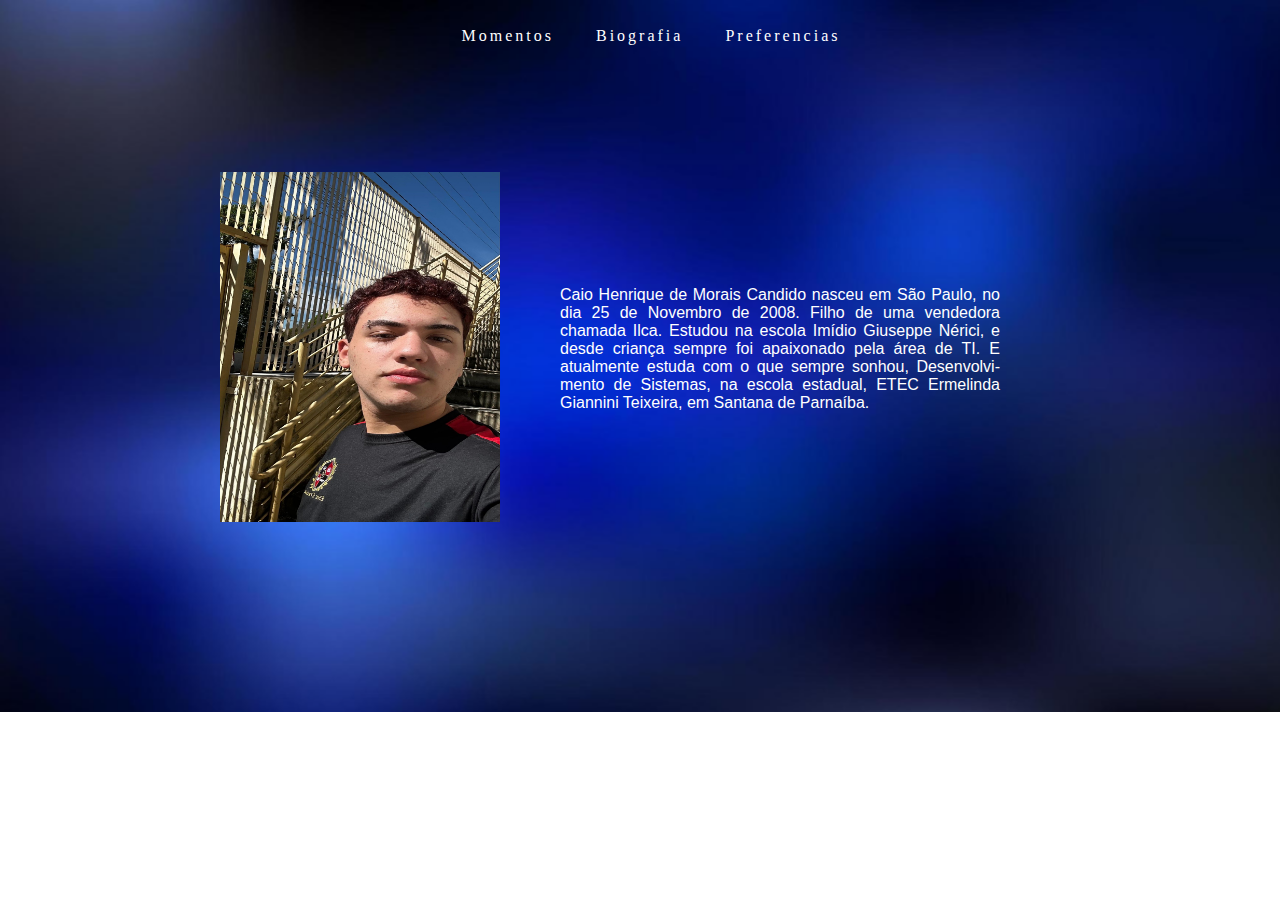
<file: biografia.html>
<!DOCTYPE html>
<html lang="en">
<head>
    <meta charset="UTF-8">
    <meta name="viewport" content="width=device-width, initial-scale=1.0">
    <title>Biografia</title>
    <link rel="stylesheet" href="biografia.css">
    <link rel="icon" href="img/Screenshot_2024-06-09-15-29-52-682_com.whatsapp-removebg-preview.png">
</head>
<body background="img/pdf.png">
    <header>
        <nav> 
            <ul class="nav-list">
                <li>Momentos</li>
                <li>Biografia</li>
                <li>Preferencias</li>
            </ul>
        </nav>
    </header>

       
     <div class="center">
        <table cellspacing="60" width="900">
            <tr>
                <td>
                    <img src="img/caio.jpg" width="280px" height="350px">
                </td>
                <td width="600">
                    <p align="justify">
                        Caio Henrique de Morais Candido nasceu em São Paulo,
        no dia 25 de Novembro de 2008. Filho de uma vendedora 
        chamada Ilca. Estudou na escola Imídio Giuseppe Nérici, 
        e desde criança sempre foi apaixonado pela área de TI. E
        atualmente estuda com o que sempre sonhou, Desenvolvi-
        mento de Sistemas, na escola estadual, ETEC Ermelinda 
        Giannini Teixeira, em Santana de Parnaíba.</p>
      

                </td>
            </tr>
        </table>
    </div>


     
</div>  
</body>
</html>
</file>
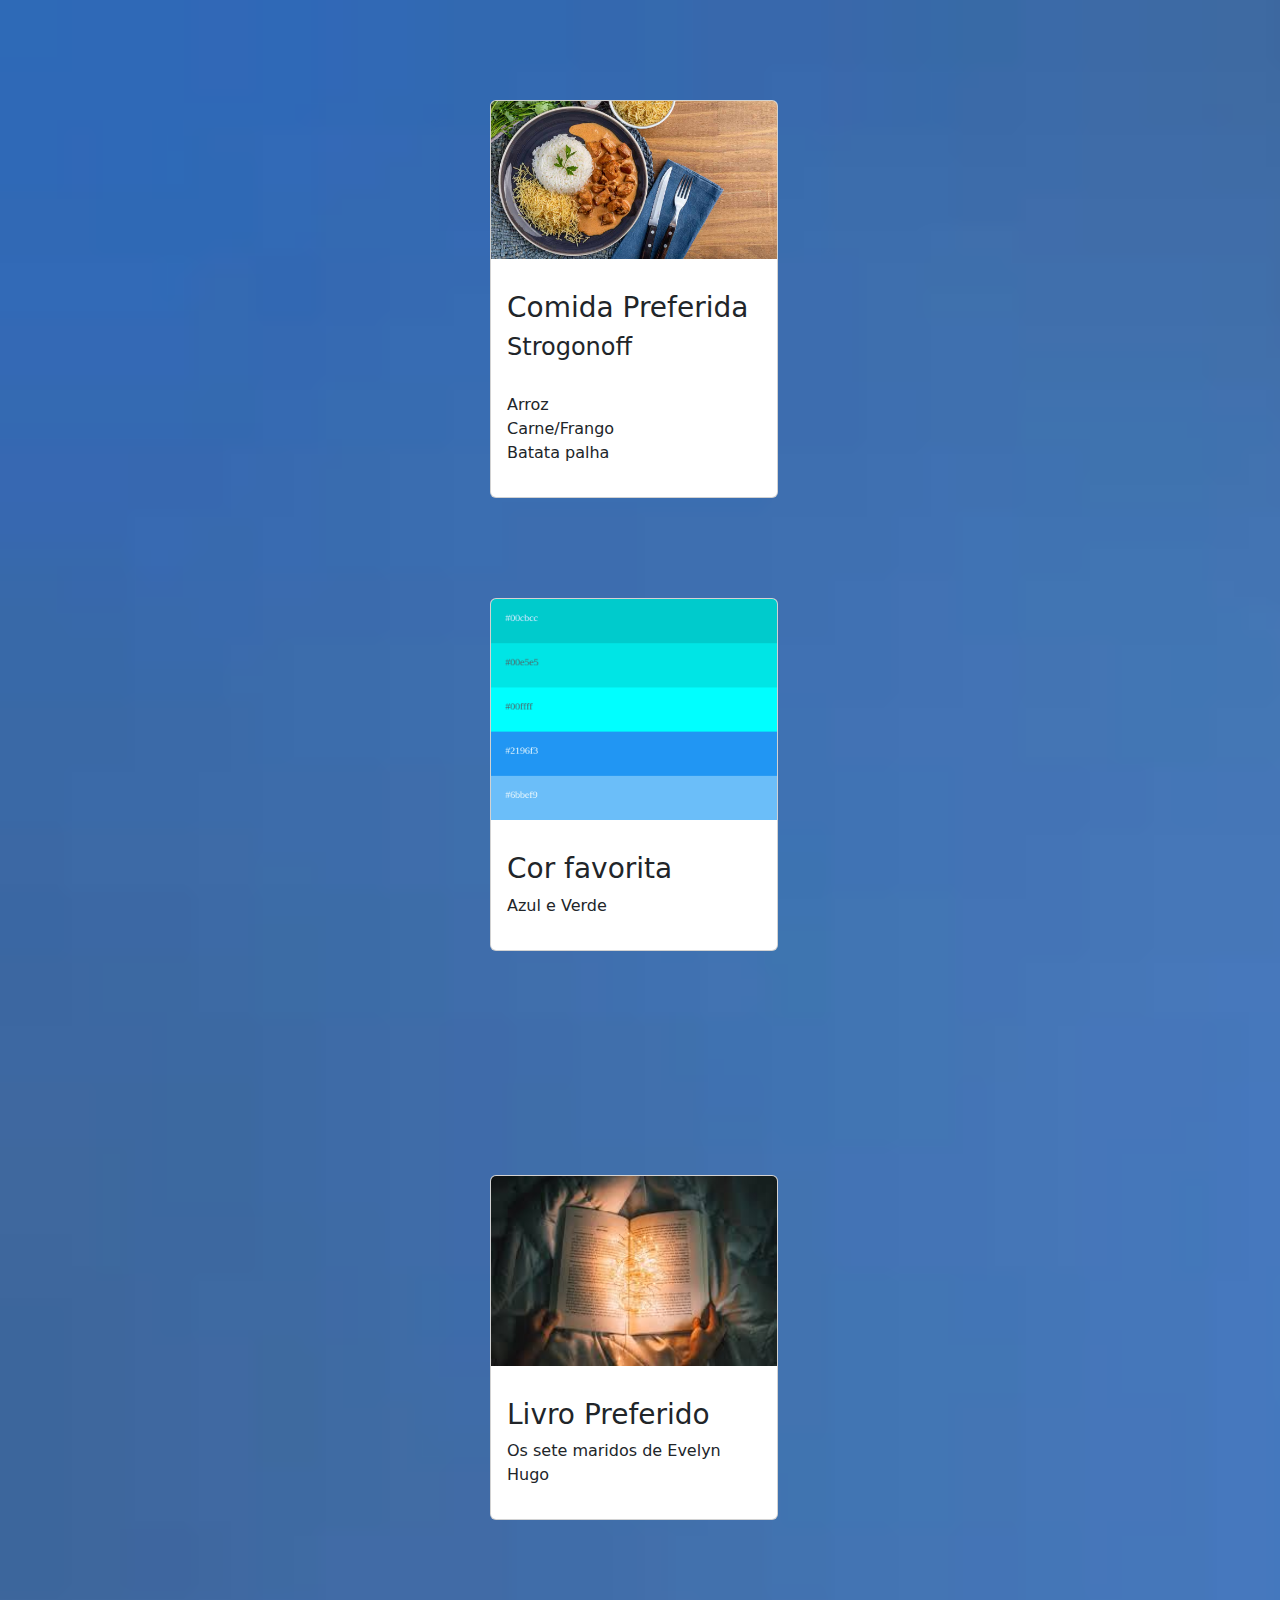
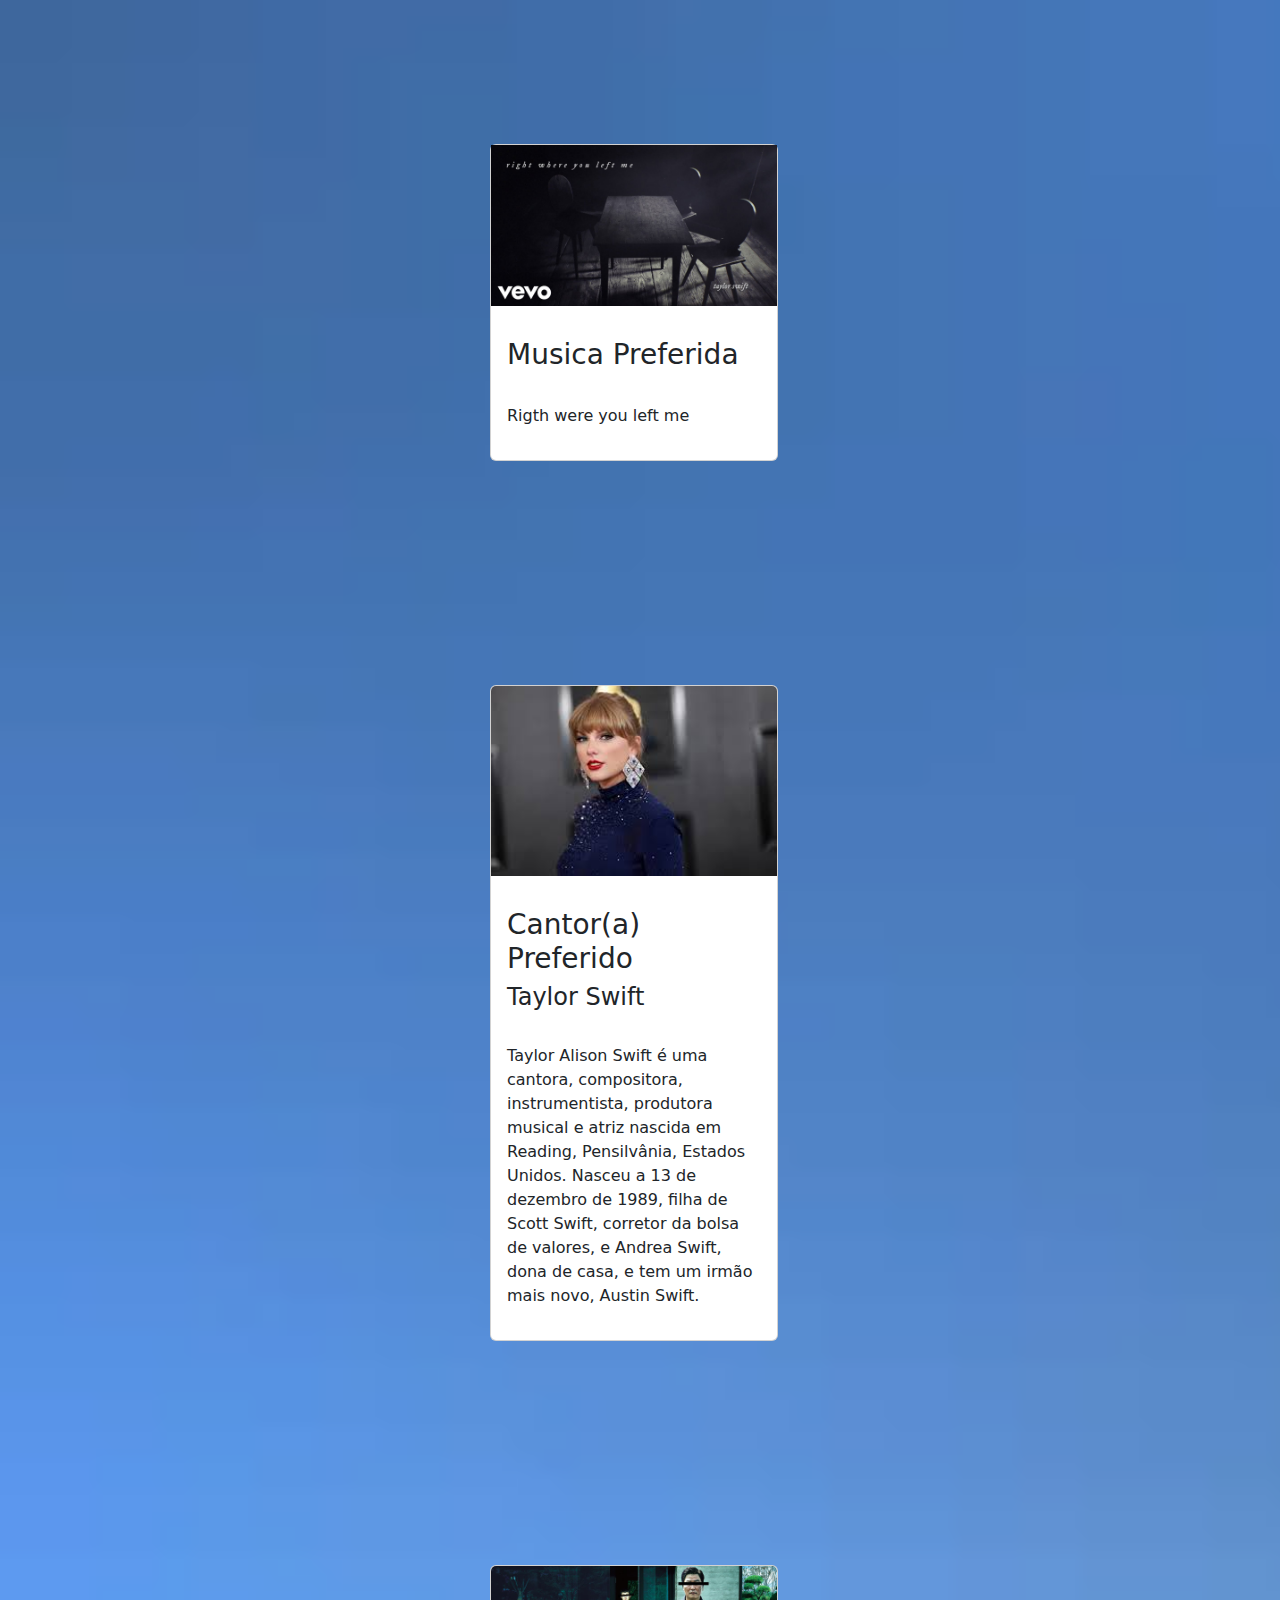
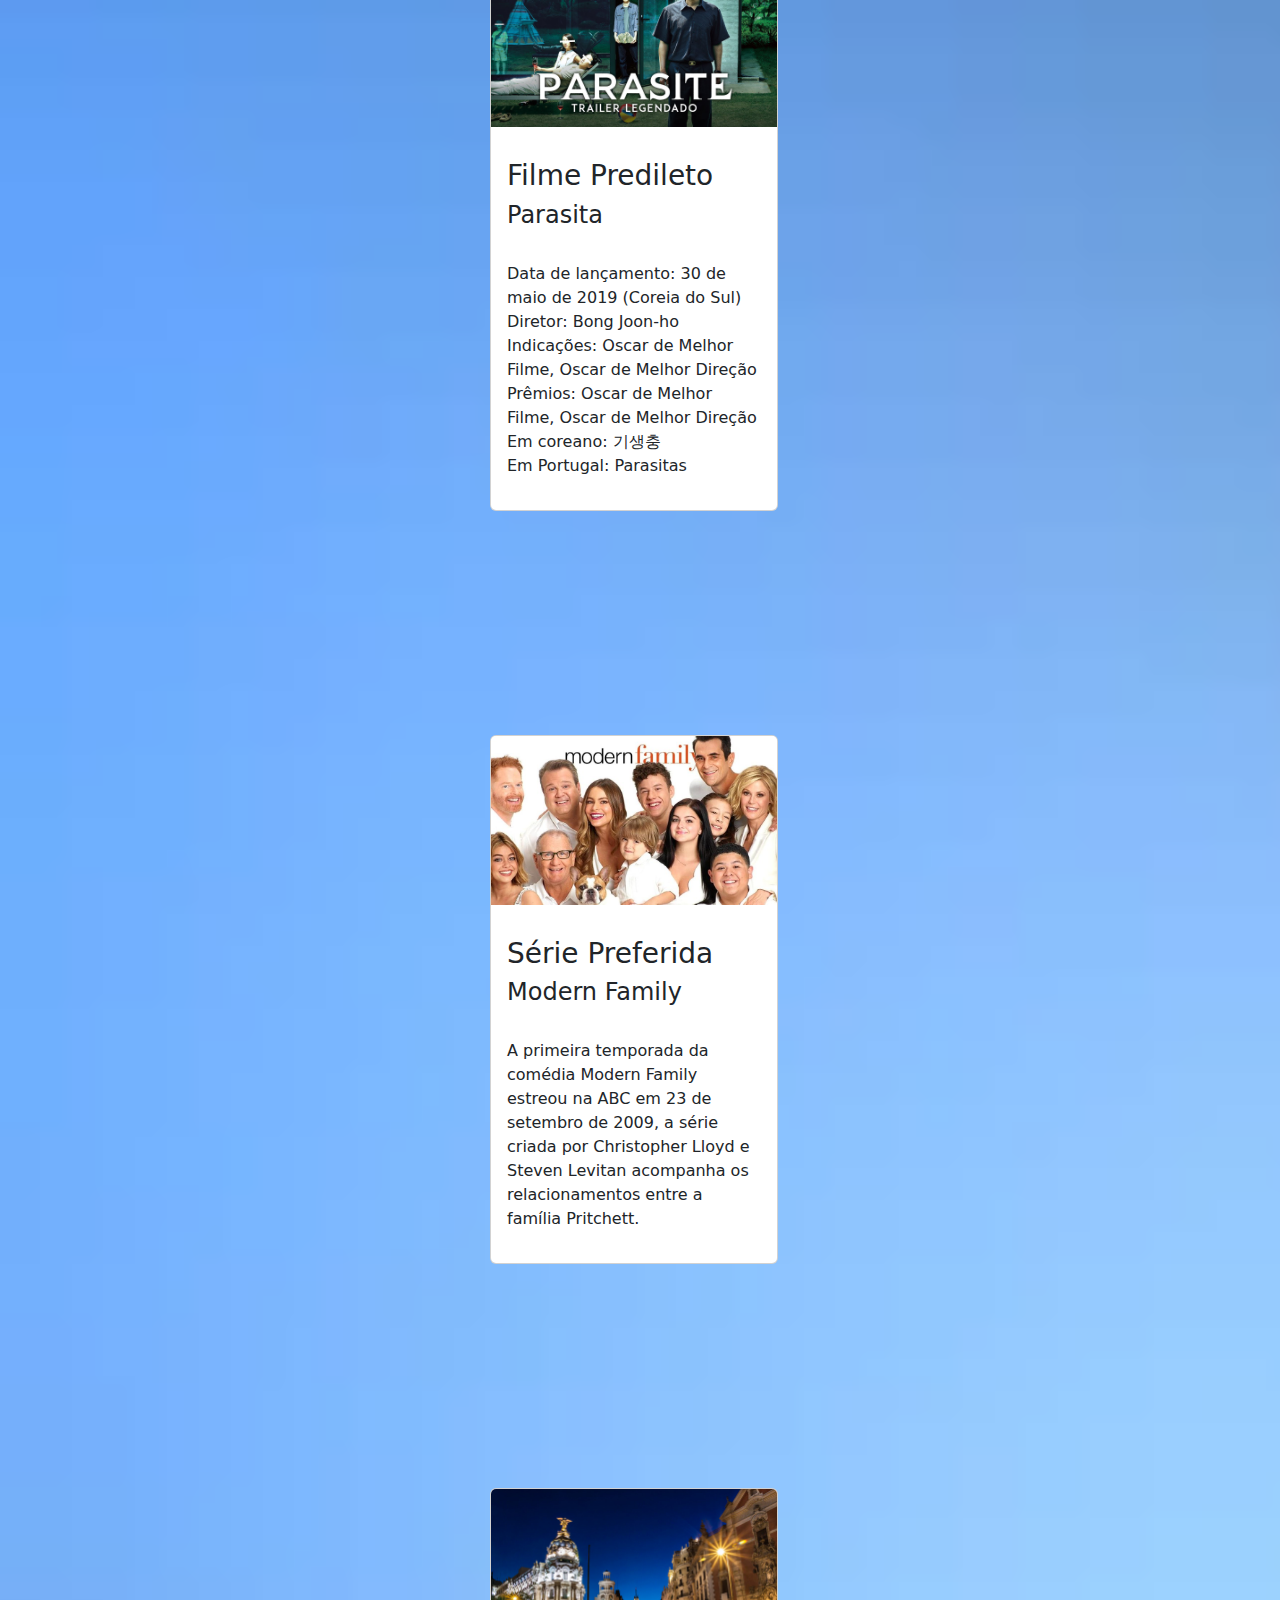
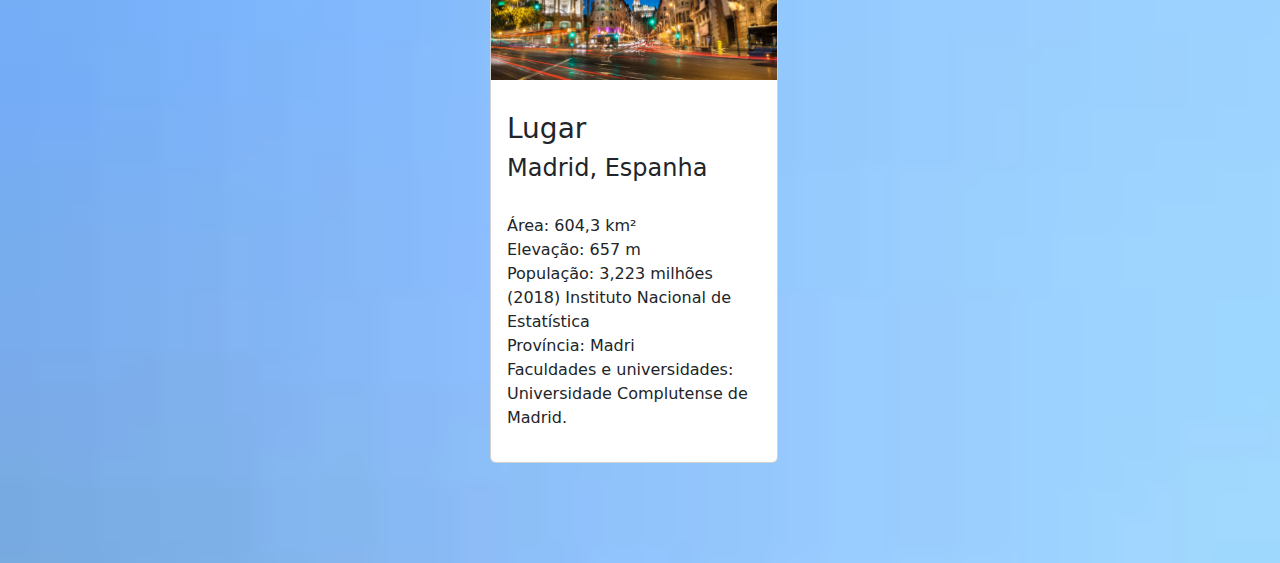
<file: preferencias.html>
<!DOCTYPE html>
<html lang="en">
<head>
    <meta charset="UTF-8">
    <meta name="viewport" content="width=device-width, initial-scale=1.0">
    <title>Preferencias</title>
    <link rel="stylesheet" href="preferencias.css">
    <link rel="stylesheet" href="bootstrap/bootstrap-5.3.3-dist/css/bootstrap.min.css">
    <link rel="icon" href="img/Screenshot_2024-06-09-15-29-52-682_com.whatsapp-removebg-preview.png">
</head>
<body background="img/adg.jpg">
    <header>
        <nav>
    <div class="card" style="width: 18rem;">
        <img src="img/estro.jpg" class="card-img-top" alt="...">
        <div class="card-body">
          <p class="card-text"><h3>Comida Preferida<br></h3>  <h4>Strogonoff</h4>
            <br>
            Arroz
            <br>
           Carne/Frango
           <br>
           Batata palha
         </p>
        </div>
      </div>
      
      <div class="card" style="width: 18rem;">
        <img src="img/cor.png" class="card-img-top" alt="...">
        <div class="card-body">
          <p class="card-text"><h3>Cor favorita</h3> Azul e Verde</p>
        </div>
      </div>
      <br>
      <div class="card" style="width: 18rem;">
        <img src="img/livros.jpg" class="card-img-top" alt="...">
        <div class="card-body">
          <p class="card-text"><h3>Livro Preferido</h3> Os sete maridos de Evelyn Hugo</p>
        </div>
      </div>
      <br>
      <div class="card" style="width: 18rem;">
        <img src="img/music.jpg"card-img-top" alt="...">
        <div class="card-body">
          <p class="card-text"><h3>Musica Preferida</h3><br>Rigth were you left me</p>
        </div>
      </div>
      <br>
      <div class="card" style="width: 18rem;">
        <img src="img/taylor.jpg" class="card-img-top" alt="...">
        <div class="card-body">
          <p class="card-text"><h3>Cantor(a) Preferido</h3><h4>Taylor Swift</h4> <br>Taylor Alison Swift é uma cantora, compositora, instrumentista, produtora musical e atriz nascida em Reading, Pensilvânia, Estados Unidos. Nasceu a 13 de dezembro de 1989, filha de Scott Swift, corretor da bolsa de valores, e Andrea Swift, dona de casa, e tem um irmão mais novo, Austin Swift.</p>
        </div>
      </div>
      <br>
      <div class="card" style="width: 18rem;">
        <img src="img/parasita.jpg" class="card-img-top" alt="...">
        <div class="card-body">
          <p class="card-text"><h3>Filme Predileto</h3><h4>Parasita</h4> <br>Data de lançamento: 30 de maio de 2019 (Coreia do Sul) <br>
            Diretor: Bong Joon-ho <br>
            Indicações: Oscar de Melhor Filme, Oscar de Melhor Direção <br>
            Prêmios: Oscar de Melhor Filme, Oscar de Melhor Direção <br>
            Em coreano: 기생충 <br>
            Em Portugal: Parasitas</p>
        </div>
      </div>
      <br>
      <div class="card" style="width: 18rem;">
        <img src="img/fil.jpg" class="card-img-top" alt="...">
        <div class="card-body">
          <p class="card-text"><h3>Série Preferida</h3><h4>Modern Family</h4> <br>A primeira temporada da comédia Modern Family estreou na ABC em 23 de setembro de 2009, a série criada por Christopher Lloyd e Steven Levitan acompanha os relacionamentos entre a família Pritchett.</p>
        </div>
      </div>
      <br>
      <div class="card" style="width: 18rem;">
        <img src="img/madrid.jpg" class="card-img-top" alt="...">
        <div class="card-body">
          <p class="card-text"><h3>Lugar</h3><h4>Madrid, Espanha</h4> <br>Área: 604,3 km² <br>
            Elevação: 657 m <br>
            População: 3,223 milhões (2018) Instituto Nacional de Estatística <br>
            Província: Madri <br>
            Faculdades e universidades: Universidade Complutense de Madrid.</p>
        </div>
      </div>
    </nav>
    </header>
 

    <script src="bootstrap/bootstrap-5.3.3-dist/js/bootstrap.bundle.min.js"></script>
</body>
</html>
</file>
<file: biografia.css>
* {
    padding: 0;
    margin: 0;
    
}

body {
    background: url(img/pdf.png);
    background-repeat: no-repeat;
    background-size:cover;
    padding: 0;
    margin: 0;
    max-width: 100wh;
 }    

 nav {
    display: flex;
    justify-content: space-around;
    align-items: center;
    font-family: 'bona nova';
    height: 8vh;
}
 
.nav-list {
    list-style: none;
    display: flex;
    color: white;
}

.nav-list li {
    letter-spacing: 3px;
    margin-left: 32px;
    padding-right: 10px;
}

.center {
    margin-left: 160px;
    margin-top: 40px;
    color: white;
    font-family: Arial, Helvetica, sans-serif;
}

.center img {
    transition: all 0.8;
    cursor: pointer;
}

.center img:hover {
    -webkit-filter: blur(5px);
    filter: blur(5px);
}
</file>
<file: preferencias.css>
* {
    padding: 0;
    margin: 0;
 }

body {
    background-repeat: no-repeat;
    background-size: cover;
}



.card {
   margin-left: 490px;
   margin-top: 100px;
   margin-bottom: 100px;
   transition: all 0.8;
   cursor: pointer;
}

.card:hover {
    -webkit-filter: drop-shadow(15px 10px 5px rgba(255, 255, 255, 0.5));
    filter: drop-shadow(15px 10px 5px rgba(0, 174, 255, 0.944));
}
</file>
